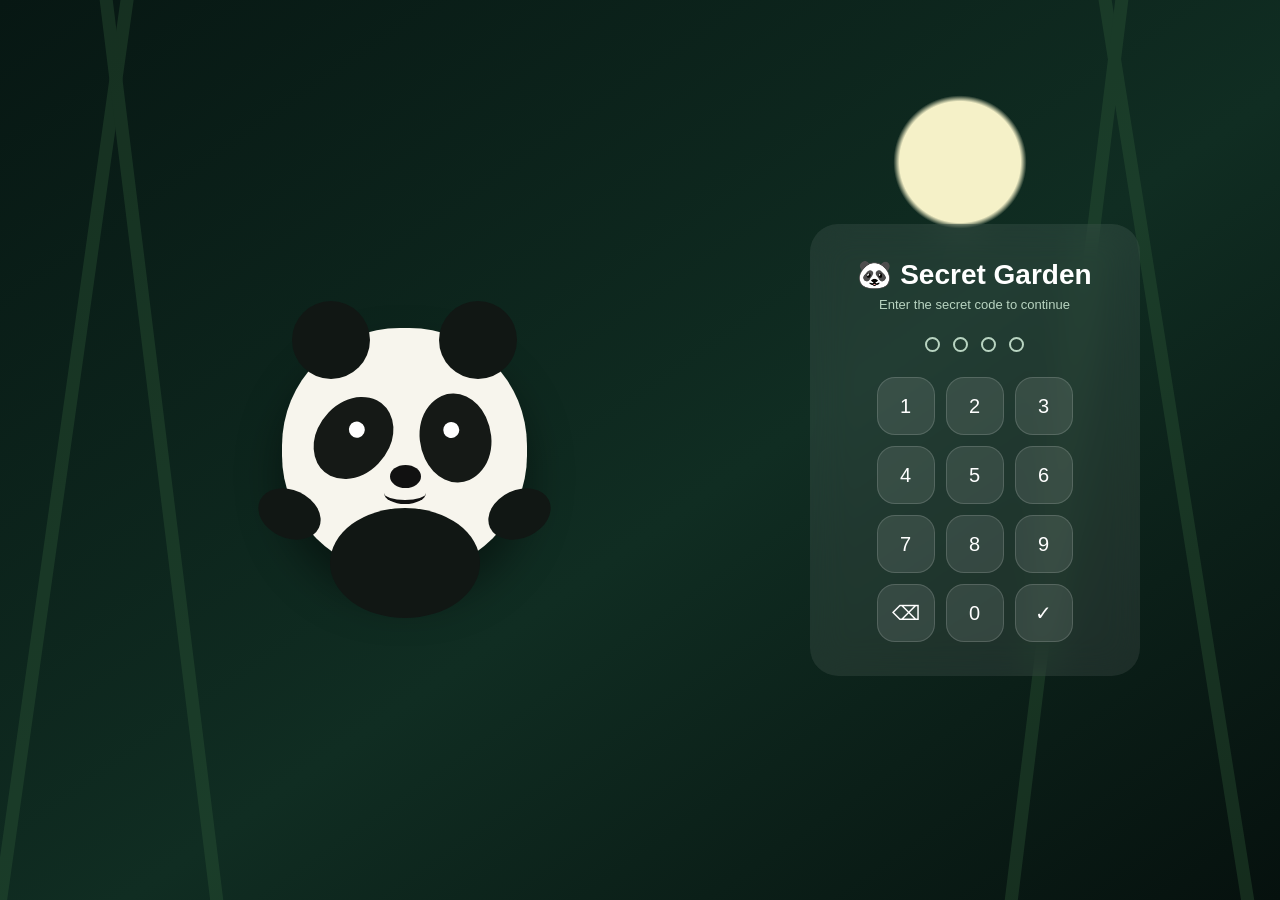
<file: index.html>
<!DOCTYPE html>
<html lang="en">
<head>
<meta charset="UTF-8">
<meta name="viewport" content="width=device-width, initial-scale=1.0">

<title>Moni's Birthday Surprise 💗</title>

<style>

*{
    margin:0;
    padding:0;
    box-sizing:border-box;
}

html,body{
    width:100%;
    height:100%;
    font-family:Arial,sans-serif;
}

body{
    overflow:hidden;
    background:#071713;
}

/* =========================
   COMMON SCREEN
========================= */

.screen{
    position:fixed;
    inset:0;
    display:none;
}

.screen.active{
    display:flex;
}


/* =========================
   PASSWORD SCREEN
========================= */

#passwordScreen{
    align-items:center;
    justify-content:center;
    background:
        radial-gradient(circle at 75% 18%,#f5f1c8 0 5%,transparent 5.5%),
        linear-gradient(145deg,#071713,#102d22 55%,#06110e);
    overflow:hidden;
}

.p-bamboo{
    position:absolute;
    inset:0;
    opacity:.35;
}

.p-bamboo span{
    position:absolute;
    width:13px;
    height:150%;
    background:#315d39;
    border-radius:20px;
    transform:rotate(8deg);
}

.p-bamboo span:nth-child(1){
    left:4%;
    top:-20%;
}

.p-bamboo span:nth-child(2){
    left:13%;
    top:-15%;
    transform:rotate(-7deg);
}

.p-bamboo span:nth-child(3){
    right:7%;
    top:-20%;
    transform:rotate(-9deg);
}

.p-bamboo span:nth-child(4){
    right:17%;
    top:-15%;
    transform:rotate(7deg);
}

.p-panel{
    position:relative;
    width:min(88%,1100px);
    height:min(78%,650px);
    display:flex;
    align-items:center;
    justify-content:space-around;
    gap:40px;
    z-index:2;
}

.panda-area{
    width:48%;
    display:flex;
    align-items:center;
    justify-content:center;
}

.panda{
    position:relative;
    width:245px;
    height:245px;
    background:#f7f5ed;
    border-radius:48%;
    box-shadow:0 25px 45px rgba(0,0,0,.45);
}

.panda .ear{
    position:absolute;
    width:78px;
    height:78px;
    background:#111714;
    border-radius:50%;
    top:-27px;
}

.panda .ear.left{
    left:10px;
}

.panda .ear.right{
    right:10px;
}

.panda .eye{
    position:absolute;
    width:73px;
    height:88px;
    background:#151916;
    border-radius:60% 45% 60% 45%;
    top:66px;
}

.panda .eye.left{
    left:35px;
    transform:rotate(25deg);
}

.panda .eye.right{
    right:35px;
    transform:rotate(-25deg);
}

.panda .eye:after{
    content:"";
    position:absolute;
    width:16px;
    height:16px;
    background:#fff;
    border-radius:50%;
    left:28px;
    top:27px;
}

.panda .nose{
    position:absolute;
    width:31px;
    height:23px;
    background:#111;
    border-radius:50%;
    left:calc(50% - 15px);
    top:137px;
}

.panda .mouth{
    position:absolute;
    width:42px;
    height:22px;
    border-bottom:4px solid #111;
    border-radius:50%;
    left:calc(50% - 21px);
    top:154px;
}

.panda .belly{
    position:absolute;
    width:150px;
    height:110px;
    background:#111714;
    border-radius:50%;
    bottom:-45px;
    left:calc(50% - 75px);
}

.panda .paw{
    position:absolute;
    width:65px;
    height:48px;
    background:#111714;
    border-radius:50%;
    bottom:35px;
}

.panda .paw.left{
    left:-25px;
    transform:rotate(25deg);
}

.panda .paw.right{
    right:-25px;
    transform:rotate(-25deg);
}

.p-login{
    width:330px;
    padding:34px 30px;
    border-radius:28px;
    background:rgba(255,255,255,.08);
    backdrop-filter:blur(18px);
    color:white;
    text-align:center;
}

.p-login h1{
    font-size:28px;
    margin-bottom:6px;
}

.p-login p{
    font-size:13px;
    color:#b8d4c1;
    margin-bottom:25px;
}

.p-dots{
    display:flex;
    justify-content:center;
    gap:13px;
    margin-bottom:25px;
}

.p-dot{
    width:15px;
    height:15px;
    border-radius:50%;
    border:2px solid #b8d4c1;
}

.p-dot.active{
    background:#b8d4c1;
}

.p-keypad{
    display:grid;
    grid-template-columns:repeat(3,58px);
    justify-content:center;
    gap:11px;
}

.p-key{
    height:58px;
    border-radius:18px;
    border:1px solid rgba(255,255,255,.15);
    background:rgba(255,255,255,.10);
    color:white;
    font-size:20px;
    cursor:pointer;
}

.p-overlay{
    position:absolute;
    inset:0;
    display:none;
    z-index:20;
    flex-direction:column;
    align-items:center;
    justify-content:center;
    text-align:center;
    color:white;
    background:radial-gradient(circle,#263f2d,#071713 65%);
}

.p-overlay.show{
    display:flex;
}

.p-overlay .emoji{
    font-size:80px;
    margin-bottom:15px;
}

.p-overlay h2{
    font-size:34px;
}

.p-overlay p{
    color:#a9c3b1;
    margin:8px 0 25px;
}

.p-retry{
    border:0;
    padding:12px 28px;
    border-radius:30px;
    background:#d7e8d4;
    color:#17331f;
    font-weight:bold;
}


/* =========================
   BIRTHDAY SCREEN
========================= */

#birthdayScreen{
    align-items:center;
    justify-content:center;
    background:#020006;
    overflow:hidden;
}

.rain{
    position:absolute;
    inset:0;
}

.drop{
    position:absolute;
    top:-160px;
    color:#ff4c9b;
    font-size:11px;
    line-height:17px;
    white-space:pre;
    opacity:.7;
    text-shadow:0 0 10px #ff197d;
    animation:rainFall linear infinite;
}

@keyframes rainFall{
    from{
        transform:translateY(-160px);
    }
    to{
        transform:translateY(115vh);
    }
}

.b-scene{
    position:relative;
    width:100%;
    height:100%;
    display:flex;
    justify-content:center;
    align-items:center;
}

.b-item{
    position:absolute;
    color:#ffe4f1;
    text-shadow:
        0 0 8px #fff,
        0 0 20px #ff78b8,
        0 0 45px #ff1a80;
    opacity:0;
    transform:scale(.25);
}

.b-number{
    font-size:105px;
    font-weight:bold;
}

.b-word{
    font-family:Georgia,serif;
    font-style:italic;
    font-size:clamp(45px,11vw,78px);
}

.b-one{
    animation:bCinema 2.8s forwards;
}

.b-two{
    animation:bCinema 2.8s 2.4s forwards;
}

.b-three{
    animation:bCinema 2.8s 4.8s forwards;
}

.b-happy{
    animation:bCinema 3s 7.2s forwards;
}

.b-birthday{
    animation:bCinema 3s 9.8s forwards;
}

@keyframes bCinema{

    0%{
        opacity:0;
        transform:scale(.25);
    }

    18%{
        opacity:1;
        transform:scale(1.12);
    }

    35%,72%{
        opacity:1;
        transform:scale(1);
    }

    100%{
        opacity:0;
        transform:scale(1.55);
    }
}


/* =========================
   ARROW SCREEN
========================= */

#arrowScreen{
    align-items:center;
    justify-content:center;
    background:#111;
    overflow:hidden;
    font-family:Georgia,serif;
}

.a-card{
    width:min(95vw,1100px);
    height:min(82dvh,700px);
    position:relative;
    overflow:hidden;
    border-radius:38px;
    background:
        radial-gradient(
            circle at 50% 30%,
            #ffd5e5,
            #fff0f5 35%,
            #fff8f5 70%
        );
}

.a-title{
    position:absolute;
    top:42px;
    left:50%;
    transform:translateX(-50%);
    color:#765e5e;
    font-size:22px;
    font-style:italic;
    z-index:10;
    white-space:nowrap;
}

.a-heart{
    position:absolute;
    left:50%;
    top:30%;
    transform:translate(-50%,-50%);
    font-size:105px;
    z-index:5;
    filter:
        drop-shadow(0 0 12px #ff75ac)
        drop-shadow(0 0 35px #ff75ac);
    animation:aHeart 3s infinite;
}

@keyframes aHeart{

    50%{
        transform:translate(-50%,-58%) scale(1.06);
    }
}

.a-hint{
    position:absolute;
    bottom:34px;
    left:50%;
    transform:translateX(-50%);
    color:#9b8585;
    letter-spacing:4px;
    font-size:11px;
    z-index:10;
}

.a-card svg{
    position:absolute;
    inset:0;
    width:100%;
    height:100%;
}

#arrowGraphic{
    filter:drop-shadow(0 4px 4px rgba(0,0,0,.25));
}

.a-hit{
    display:none;
    position:absolute;
    inset:0;
    background:radial-gradient(circle,#ffd0e1,#fff 65%);
    align-items:center;
    justify-content:center;
    flex-direction:column;
    text-align:center;
    z-index:100;
}

.a-hit.show{
    display:flex;
}

.a-hit h1{
    color:#ff4f96;
    font-size:clamp(42px,7vw,72px);
    margin-bottom:20px;
}

.a-hit p{
    color:#665;
    font-size:18px;
}


/* =========================
   DIARY SCREEN
========================= */

#diaryScreen{
    overflow:auto;
    align-items:center;
    justify-content:center;
    background:
        linear-gradient(
            135deg,
            #ffd6e8,
            #ffeef7,
            #e4d4ff
        );
    font-family:Georgia,serif;
}

.d-lotus{
    position:absolute;
    font-size:60px;
    opacity:.25;
    pointer-events:none;
}

.d1{
    top:3%;
    left:3%;
}

.d2{
    top:12%;
    right:5%;
}

.d3{
    bottom:8%;
    left:5%;
}

.d4{
    bottom:10%;
    right:6%;
}

.d-cover-wrap{
    width:100%;
    min-height:100%;
    display:flex;
    align-items:center;
    justify-content:center;
}

.d-cover{
    width:min(90vw,380px);
    height:520px;
    position:relative;
    overflow:hidden;
    cursor:pointer;
    border-radius:12px 25px 25px 12px;
    background:linear-gradient(145deg,#b83270,#e45d91);
    border:5px solid #f7c3d9;
    box-shadow:0 20px 45px rgba(0,0,0,.3);
}

.d-cover-content{
    position:absolute;
    inset:0;
    display:flex;
    flex-direction:column;
    justify-content:center;
    align-items:center;
    color:white;
    text-align:center;
}

.d-cover-heart{
    font-size:90px;
    animation:dBeat 1.5s infinite;
}

@keyframes dBeat{
    50%{
        transform:scale(1.2);
    }
}

.d-cover-content h1{
    font-size:30px;
}

.d-tap{
    margin-top:25px;
}

.d-area{
    display:none;
    width:100%;
    min-height:100%;
    flex-direction:column;
    justify-content:center;
    align-items:center;
    padding:20px 10px;
}

#diaryScreen.open .d-cover-wrap{
    display:none;
}

#diaryScreen.open .d-area{
    display:flex;
}

.d-heading{
    color:#a83d70;
    font-size:30px;
    margin-bottom:20px;
    text-align:center;
}


/* =========================
   DIARY
========================= */

.diary{
    width:min(94vw,650px);
    height:min(78vh,620px);
    perspective:1800px;
    position:relative;
}

.d-page{
    position:absolute;
    inset:0;
    background:#fffdf5;
    border-radius:8px 15px 15px 8px;
    box-shadow:0 10px 30px rgba(0,0,0,.25);
    padding:28px 25px;
    transform-origin:left center;
    transition:transform 1s ease;
    backface-visibility:hidden;
    border-left:8px solid #d58aa9;
    overflow:hidden;
}

.d-page:nth-child(1){
    z-index:8;
}

.d-page:nth-child(2){
    z-index:7;
}

.d-page:nth-child(3){
    z-index:6;
}

.d-page:nth-child(4){
    z-index:5;
}

.d-page:nth-child(5){
    z-index:4;
}

.d-page:nth-child(6){
    z-index:3;
}

.d-page:nth-child(7){
    z-index:2;
}

.d-page:nth-child(8){
    z-index:1;
}

.d-page.flipped{
    transform:rotateY(-180deg);
}

.d-num{
    text-align:right;
    color:#c27a99;
    font-size:13px;
}

.d-page h2{
    text-align:center;
    color:#b04478;
    font-size:27px;
    margin-top:5px;
}


/* ==================================================
   ⭐ IMPORTANT PHOTO SYSTEM ⭐
   PHOTO-KKU MATCH AAGURA FRAME
   NO CROP
   NO SIDE EMPTY SPACE INSIDE FRAME
================================================== */

.d-photo{
    /*
       Frame itself becomes the same size
       as the displayed photo.
    */
    display:inline-flex;

    align-items:center;
    justify-content:center;

    width:auto;
    height:auto;

    max-width:88%;
    max-height:390px;

    margin:18px auto;

    padding:0;

    background:#fff;

    border:8px solid #fff;

    border-radius:5px;

    box-shadow:
        0 5px 18px rgba(0,0,0,.25);

    overflow:hidden;
}


/*
   Parent center
*/
.d-page{
    text-align:center;
}


/*
   FULL PHOTO
   Height and width remain proportional.
*/
.d-photo img{

    display:block;

    width:auto;
    height:auto;

    max-width:100%;
    max-height:374px;

    object-fit:contain;

    /*
       IMPORTANT:
       No fixed width.
       No fixed height.
       So portrait photo remains portrait.
    */
}


/*
   Different photo shapes automatically work.
*/
.d-photo img[src$=".jpg"],
.d-photo img[src$=".jpeg"],
.d-photo img[src$=".png"],
.d-photo img[src$=".webp"]{
    object-position:center;
}


/* =========================
   TEXT
========================= */

.d-page p{
    color:#555;
    line-height:1.55;
    font-size:14px;
    margin:8px auto;
    max-width:570px;
}


/* =========================
   BUTTONS
========================= */

.d-buttons{
    margin-top:20px;
    display:flex;
    gap:15px;
}

.d-btn{
    border:none;
    padding:12px 25px;
    border-radius:25px;
    background:#d95b91;
    color:#fff;
    font-size:15px;
    cursor:pointer;
    box-shadow:0 5px 12px rgba(0,0,0,.2);
}

.d-btn:disabled{
    opacity:.4;
}


/* =========================
   FINAL LETTER
========================= */

#letterScreen{
    overflow:auto;
    align-items:center;
    justify-content:center;
    background:
        linear-gradient(
            135deg,
            #ff9a9e,
            #fad0c4,
            #d9a7ff
        );
}

.f-container{
    text-align:center;
}

.f-title{
    color:#fff;
    font-size:28px;
    margin-bottom:30px;
}

.envelope{
    width:300px;
    height:200px;
    position:relative;
    cursor:pointer;
    margin:auto;
}

.env-back{
    position:absolute;
    inset:0;
    background:#ff5f8f;
    border-radius:10px;
    box-shadow:0 15px 35px rgba(0,0,0,.25);
}

.env-flap{
    position:absolute;
    top:0;
    left:0;
    border-left:150px solid transparent;
    border-right:150px solid transparent;
    border-top:105px solid #ff78a0;
    z-index:4;
}

.env-front{
    position:absolute;
    bottom:0;
    left:0;
    border-left:150px solid transparent;
    border-right:150px solid transparent;
    border-bottom:105px solid #ff6b96;
    z-index:3;
}

.env-heart{
    position:absolute;
    left:50%;
    top:50%;
    transform:translate(-50%,-50%);
    font-size:55px;
    z-index:5;
}

.f-letter{
    display:none;
    max-width:700px;
    margin:25px auto;
    background:#fff;
    padding:35px;
    border-radius:20px;
    box-shadow:0 10px 35px rgba(0,0,0,.2);
}

.f-letter.open{
    display:block;
}

.f-container.hide{
    display:none;
}

.f-letter h1{
    text-align:center;
    color:#ff4f81;
    font-size:30px;
}

.f-name{
    text-align:center;
    color:#d94f8a;
    font-size:28px;
    font-weight:bold;
    margin:8px 0 20px;
}

.f-letter p{
    color:#444;
    font-size:17px;
    line-height:1.8;
    margin:14px 0;
}

.signature{
    text-align:center;
    color:#ff4f81!important;
    font-weight:bold;
}


/* =========================
   MOBILE
========================= */

@media(max-width:700px){

    .p-panel{
        width:100%;
        height:92%;
        flex-direction:column;
        gap:10px;
    }

    .panda-area{
        width:100%;
        height:40%;
    }

    .panda{
        width:175px;
        height:175px;
    }

    .panda .ear{
        width:55px;
        height:55px;
        top:-18px;
    }

    .panda .eye{
        width:53px;
        height:65px;
        top:47px;
    }

    .panda .eye.left{
        left:23px;
    }

    .panda .eye.right{
        right:23px;
    }

    .panda .eye:after{
        width:11px;
        height:11px;
        left:21px;
        top:20px;
    }

    .panda .nose{
        top:100px;
        width:23px;
        height:17px;
        left:calc(50% - 11px);
    }

    .panda .mouth{
        top:114px;
        width:32px;
        left:calc(50% - 16px);
    }

    .panda .belly{
        width:110px;
        height:80px;
        left:calc(50% - 55px);
        bottom:-32px;
    }

    .panda .paw{
        width:48px;
        height:36px;
    }

    .p-login{
        width:310px;
        padding:22px;
    }

    .a-card{
        width:94vw;
        height:78dvh;
        border-radius:28px;
    }

    .a-title{
        top:25px;
        font-size:17px;
    }

    .a-hint{
        bottom:24px;
        font-size:9px;
    }

    .diary{
        width:94vw;
        height:620px;
    }

    .d-page{
        padding:20px 12px;
    }

    .d-heading{
        font-size:24px;
    }

    /*
       Mobile portrait photo:
       full photo visible,
       frame follows photo.
    */
    .d-photo{
        max-width:92%;
        max-height:380px;
        border-width:6px;
        margin:14px auto;
    }

    .d-photo img{
        max-width:100%;
        max-height:368px;
    }

    .d-page h2{
        font-size:22px;
    }

    .d-page p{
        font-size:12.5px;
        line-height:1.45;
    }

    .d-buttons{
        margin-top:14px;
    }

    .d-btn{
        padding:10px 17px;
        font-size:13px;
    }

    .f-letter{
        margin:20px 14px;
        padding:22px;
    }

    .f-letter p{
        font-size:15px;
    }
}


/* VERY SMALL PHONES */

@media(max-width:400px){

    .diary{
        height:600px;
    }

    .d-photo{
        max-height:350px;
    }

    .d-photo img{
        max-height:338px;
    }

    .d-page p{
        font-size:12px;
    }

}

</style>
</head>


<body>
<audio id="bgMusic" loop>
    <source src="music.mp3" type="audio/mpeg">
</audio>

<!-- ==================================================
     1. PASSWORD
================================================== -->

<section id="passwordScreen" class="screen active">

    <div class="p-bamboo">
        <span></span>
        <span></span>
        <span></span>
        <span></span>
    </div>

    <div class="p-panel" id="passwordPanel">

        <div class="panda-area">

            <div class="panda">

                <div class="ear left"></div>
                <div class="ear right"></div>

                <div class="eye left"></div>
                <div class="eye right"></div>

                <div class="nose"></div>
                <div class="mouth"></div>
                <div class="belly"></div>

                <div class="paw left"></div>
                <div class="paw right"></div>

            </div>

        </div>


        <div class="p-login">

            <h1>🐼 Secret Garden</h1>

            <p>
                Enter the secret code to continue
            </p>

            <div class="p-dots">

                <span class="p-dot"></span>
                <span class="p-dot"></span>
                <span class="p-dot"></span>
                <span class="p-dot"></span>

            </div>


            <div class="p-keypad">

                <button class="p-key" onclick="pressPass(1)">1</button>
                <button class="p-key" onclick="pressPass(2)">2</button>
                <button class="p-key" onclick="pressPass(3)">3</button>

                <button class="p-key" onclick="pressPass(4)">4</button>
                <button class="p-key" onclick="pressPass(5)">5</button>
                <button class="p-key" onclick="pressPass(6)">6</button>

                <button class="p-key" onclick="pressPass(7)">7</button>
                <button class="p-key" onclick="pressPass(8)">8</button>
                <button class="p-key" onclick="pressPass(9)">9</button>

                <button class="p-key" onclick="clearPass()">⌫</button>
                <button class="p-key" onclick="pressPass(0)">0</button>
                <button class="p-key" onclick="checkPass()">✓</button>

            </div>

        </div>

    </div>


    <div class="p-overlay" id="wrongOverlay">

        <div class="emoji">🐼</div>

        <h2>Oops! Wrong Code</h2>

        <p>
            The panda is still keeping the secret 🤫
        </p>

        <button class="p-retry" onclick="retryPass()">
            TRY AGAIN
        </button>

    </div>

</section>



<!-- ==================================================
     2. BIRTHDAY COUNTDOWN
================================================== -->

<section id="birthdayScreen" class="screen">

    <div class="rain" id="rain"></div>

    <div class="b-scene">

        <div class="b-item b-number b-one">1</div>
        <div class="b-item b-number b-two">2</div>
        <div class="b-item b-number b-three">3</div>

        <div class="b-item b-word b-happy">
            Happy
        </div>

        <div class="b-item b-word b-birthday">
            Birthday
        </div>

    </div>

</section>



<!-- ==================================================
     3. ARROW
================================================== -->

<section id="arrowScreen" class="screen">

    <div class="a-card" id="arrowCard">

        <div class="a-title">
            a little something, for you
        </div>

        <div class="a-heart">
            ❤️
        </div>

        <div class="a-hint" id="arrowHint">
            TAP ANYWHERE ❤️
        </div>


        <svg
            viewBox="0 0 1200 800"
            preserveAspectRatio="xMidYMid meet"
        >

            <defs>

                <linearGradient id="wood">
                    <stop offset="0" stop-color="#6b351d"/>
                    <stop offset=".5" stop-color="#b76a3d"/>
                    <stop offset="1" stop-color="#5a2d1a"/>
                </linearGradient>

                <linearGradient id="shaft">
                    <stop offset="0" stop-color="#5a301f"/>
                    <stop offset=".6" stop-color="#b97949"/>
                    <stop offset="1" stop-color="#e6a96d"/>
                </linearGradient>

                <linearGradient id="gold">
                    <stop offset="0" stop-color="#d89a20"/>
                    <stop offset=".5" stop-color="#fff1a0"/>
                    <stop offset="1" stop-color="#bd7812"/>
                </linearGradient>

            </defs>


            <g transform="rotate(-42 220 560)">

                <path
                    d="M220 420 C105 470 105 650 220 700"
                    fill="none"
                    stroke="url(#wood)"
                    stroke-width="27"
                    stroke-linecap="round"
                />

                <rect
                    x="195"
                    y="515"
                    width="30"
                    height="90"
                    rx="12"
                    fill="#3b2119"
                />

                <path
                    d="M220 420 Q220 560 220 700"
                    fill="none"
                    stroke="#f7e7d5"
                    stroke-width="3"
                />

            </g>


            <g id="arrowGraphic">

                <line
                    x1="220"
                    y1="560"
                    x2="350"
                    y2="560"
                    stroke="url(#shaft)"
                    stroke-width="7"
                    stroke-linecap="round"
                />

                <polygon
                    points="350,560 322,546 328,560 322,574"
                    fill="url(#gold)"
                />

                <path
                    d="M225 560
                       C213 548 205 542 195 540
                       L202 557 Z"
                    fill="#ff5f91"
                />

                <path
                    d="M225 560
                       C213 572 205 578 195 580
                       L202 563 Z"
                    fill="#ff5f91"
                />

            </g>

        </svg>


        <div class="a-hit" id="arrowHit">

            <h1>
                Happy Birthday ❤️
            </h1>

            <p>
                The heart found its way.
                <br>
                Your little memory book is opening… ✨
            </p>

        </div>

    </div>

</section>



<!-- ==================================================
     4. DIARY
================================================== -->

<section id="diaryScreen" class="screen">

    <div class="d-lotus d1">🪷</div>
    <div class="d-lotus d2">🌸</div>
    <div class="d-lotus d3">🪷</div>
    <div class="d-lotus d4">🌸</div>


    <!-- COVER -->

    <div class="d-cover-wrap">

        <div class="d-cover" onclick="openDiary()">

            <div class="d-cover-content">

                <div class="d-cover-heart">
                    ❤️
                </div>

                <h1>
                    Memory Diary
                </h1>

                <div class="d-tap">
                    🪄 Tap to Open 🪄
                </div>

            </div>

        </div>

    </div>


    <!-- DIARY -->

    <div class="d-area">

        <div class="d-heading">
            🌸 Memory Diary 📖💗
        </div>


        <div class="diary">


            <!-- PAGE 1 -->

            <div class="d-page">

                <div class="d-num">
                    Page 1
                </div>

                <h2>
                    💗 A Little Memory 💗
                </h2>

                <div class="d-photo">
                    <img
                        src="photo1.jpg.jpeg"
                        alt="Memory 1"
                    >
                </div>

                <p>
                    Every beautiful story starts with
                    a smile. 🌸
                </p>

            </div>



            <!-- PAGE 2 -->

            <div class="d-page">

                <div class="d-num">
                    Page 2
                </div>

                <h2>
                    🌸 Beautiful Moment
                </h2>

                <div class="d-photo">
                    <img
                        src="photo2.jpg.jpeg"
                        alt="Memory 2"
                    >
                </div>

                <p>
                    Some moments may look simple,
                    but they become special memories. ✨
                </p>

            </div>



            <!-- PAGE 3 -->

            <div class="d-page">

                <div class="d-num">
                    Page 3
                </div>

                <h2>
                    🪷 That Smile
                </h2>

                <div class="d-photo">
                    <img
                        src="photo3.jpg.jpeg"
                        alt="Memory 3"
                    >
                </div>

                <p>
                    A smile can make an ordinary moment
                    feel special. 💕
                </p>

            </div>



            <!-- PAGE 4 -->

            <div class="d-page">

                <div class="d-num">
                    Page 4
                </div>

                <h2>
                    ✨ Special Memory
                </h2>

                <div class="d-photo">
                    <img
                        src="photo4.jpg.jpeg"
                        alt="Memory 4"
                    >
                </div>

                <p>
                    A memory that deserves a special
                    place in this diary. 💗
                </p>

            </div>



            <!-- PAGE 5 -->

            <div class="d-page">

                <div class="d-num">
                    Page 5
                </div>

                <h2>
                    🌷 More Memories
                </h2>

                <div class="d-photo">
                    <img
                        src="photo5.jpg.jpeg"
                        alt="Memory 5"
                    >
                </div>

                <p>
                    Keep collecting beautiful moments
                    wherever life takes you. 
                </p>

            </div>



            <!-- PAGE 6 -->

            <div class="d-page">

                <div class="d-num">
                    Page 6
                </div>

                <h2>
                    💖 Happy Moment
                </h2>

                <div class="d-photo">
                    <img
                        src="photo6.jpg.jpeg"
                        alt="Memory 6"
                    >
                </div>

                <p>
                    Happiness is made from little moments.
                    🫶
                </p>

            </div>



            <!-- PAGE 7 -->

            <div class="d-page">

                <div class="d-num">
                    Page 7
                </div>

                <h2>
                    🪷 Keep Smiling
                </h2>

                <div class="d-photo">
                    <img
                        src="photo7.jpg.jpeg"
                        alt="Memory 7"
                    >
                </div>

                <p>
                    Keep smiling and keep creating
                    beautiful moment kutty moni. 💫
                </p>

            </div>



            <!-- PAGE 8 -->

            <div class="d-page">

                <div class="d-num">
                    Page 8
                </div>

                <h2>
                    🎂 Happy Birthday Moni! 💗
                </h2>

                <div class="d-photo">
                    <img
                        src="photo8.jpg.jpeg"
                        alt="Memory 8"
                    >
                </div>

                <p>
                    May your future be filled with happiness,
                    success and beautiful memories. 🎉
                </p>

            </div>

        </div>


        <div class="d-buttons">

            <button
                class="d-btn"
                id="prevBtn"
                onclick="previousPage()"
                disabled
            >
                ← Previous
            </button>

            <button
                class="d-btn"
                id="nextBtn"
                onclick="nextPage()"
            >
                Next Page →
            </button>

        </div>

    </div>

</section>



<!-- ==================================================
     5. FINAL LETTER
================================================== -->

<section id="letterScreen" class="screen">

    <div class="f-container" id="finalEnvelope">

        <div class="f-title">
            💌 A Little Birthday Surprise 💌
        </div>

        <div
            class="envelope"
            onclick="openLetter()"
        >

            <div class="env-back"></div>
            <div class="env-flap"></div>
            <div class="env-front"></div>

            <div class="env-heart">
                💗
            </div>

        </div>

        <p style="color:white;margin-top:20px">
            👆 Tap the envelope to open 💌
        </p>

    </div>


    <div class="f-letter" id="finalLetter">

                <h1>
            🎂 Happy Birthday! 🎉
        </h1>

        <div class="f-name">
            Dear Moni 💗
        </div>

        <p>
            Hey Moni!! 💕
        </p>

        <p>
            First of all, onaku en heartfelt wishes. 🪄✨
        </p>

        <p>
            Nee un life-la today-la/ irundhu win pannitey irukanum. 🫶🏻💫
            Eppavum happy smile-oda, peaceful-aa, lots of good moments-oda irukanum.
            Nee aasa pattadhellam konjam konjam-aa nadakkanum. 🪄✨
        </p>

        <p>
            And nee 12th-la good mark score pannanuva. 🫶🏻💫
            Kandippa good college poguva.
        </p>

        <p>
            Nee daily bus-la porathu nalla safe-aa irukkanum 🤌🏻
            and daily correct time-ku sapdanum.
        </p>

        <p>
            Un surrounding-la eppavum good people irukkanum. 🫶🏻
        </p>

        <p>
            Sollanum-na innum neraya sollalam...
            one page-la mudikkanum-nu paakuren, athan ithoda stop pannikiren. 💌
        </p>

        <p>
            Intha birthday-la irundhu un kastam ellam poidum.
            Keep smiling always. 🪄✨😃
        </p>

        <p>
            Once again,
            <b>HAPPY BIRTHDAY MONI! 🎂❤️🎉</b>
        </p>

        <p class="signature">
            Always be happy, no matter what happens...
            <br>
            And never stop smiling. 😃💞💌
        </p>

    </div>

</section>



<script>
const music = document.getElementById("bgMusic");

document.addEventListener(
    "click",
    () => music.play(),
    { once: true }
);

/* ==================================================
   SCREEN
================================================== */

function showScreen(id){

    document
        .querySelectorAll(".screen")
        .forEach(
            s => s.classList.remove("active")
        );

    document
        .getElementById(id)
        .classList.add("active");
}



/* ==================================================
   PASSWORD
================================================== */

const PASSWORD = "3017";

let passInput = "";

const pDots =
    [...document.querySelectorAll(".p-dot")];


function pressPass(n){

    if(passInput.length >= 4){
        return;
    }

    passInput += n;

    updatePassDots();

    if(passInput.length === 4){

        setTimeout(
            checkPass,
            400
        );

    }

}


function updatePassDots(){

    pDots.forEach(
        (d,i) => {

            d.classList.toggle(
                "active",
                i < passInput.length
            );

        }
    );

}


function clearPass(){

    passInput = "";

    updatePassDots();

}


function checkPass(){

    if(passInput === PASSWORD){

        showScreen("birthdayScreen");

        startBirthday();
	document.getElementById("bgMusic").play();
    }
    else{

        document
            .getElementById("passwordPanel")
            .style.display = "none";

        document
            .getElementById("wrongOverlay")
            .classList.add("show");

    }

}


function retryPass(){

    passInput = "";

    updatePassDots();

    document
        .getElementById("wrongOverlay")
        .classList.remove("show");

    document
        .getElementById("passwordPanel")
        .style.display = "flex";

}



/* ==================================================
   BIRTHDAY
================================================== */

let birthdayStarted = false;


function startBirthday(){

    if(birthdayStarted){
        return;
    }

    birthdayStarted = true;

    const rain =
        document.getElementById("rain");

    const symbols =
`01
♡
♥
10
01
♡
♥`;

    for(let i=0;i<80;i++){

        const d =
            document.createElement("div");

        d.className = "drop";

        d.textContent = symbols;

        d.style.left =
            Math.random()*100 + "vw";

        d.style.animationDuration =
            (4.5 + Math.random()*5) + "s";

        d.style.animationDelay =
            (-Math.random()*8) + "s";

        rain.appendChild(d);

    }

    setTimeout(
        () => showScreen("arrowScreen"),
        13000
    );

}



/* ==================================================
   ARROW
================================================== */

const arrow =
    document.getElementById("arrowGraphic");

const arrowCard =
    document.getElementById("arrowCard");

const arrowHint =
    document.getElementById("arrowHint");

const arrowHit =
    document.getElementById("arrowHit");

const bx = 220;
const by = 560;

const heartX = 600;
const heartY = 220;

let ax = bx;
let ay = by;

let vx = 0;
let vy = 0;

let flying = false;
let arrowDone = false;


arrowCard.addEventListener(
    "pointerdown",
    function(e){

        if(flying || arrowDone){
            return;
        }

        e.preventDefault();

        launchArrow();

    },
    {
        passive:false
    }
);


function launchArrow(){

    ax = bx;
    ay = by;

    const dx =
        heartX - bx;

    const dy =
        heartY - by;

    const distance =
        Math.hypot(dx,dy);

    const speed = 5.2;

    vx =
        dx / distance * speed;

    vy =
        dy / distance * speed;

    flying = true;

    arrowHint.textContent = "❤️";

}


function resetArrow(){

    flying = false;

    ax = bx;
    ay = by;

    vx = 0;
    vy = 0;

    arrow.setAttribute(
        "transform",
        "translate(0 0)"
    );

    arrowHint.textContent =
        "TAP ANYWHERE ❤️";

}


function arrowLoop(){

    if(flying){

        ax += vx;
        ay += vy;

        vy += .006;

        const angle =
            Math.atan2(vy,vx) *
            180 /
            Math.PI;

        arrow.setAttribute(
            "transform",
            `translate(${ax-bx} ${ay-by})
             rotate(${angle} ${bx} ${by})`
        );


        const r =
            angle * Math.PI / 180;

        const tipX =
            ax + Math.cos(r)*130;

        const tipY =
            ay + Math.sin(r)*130;


        if(
            Math.hypot(
                tipX-heartX,
                tipY-heartY
            ) < 62
        ){

            flying = false;

            arrowDone = true;

            arrowHit.classList.add("show");

            setTimeout(
                () => showScreen("diaryScreen"),
                1700
            );

        }

    }

    requestAnimationFrame(arrowLoop);

}


resetArrow();

arrowLoop();



/* ==================================================
   DIARY
================================================== */

let currentPage = 0;

const pages =
    [...document.querySelectorAll(".d-page")];

const nextBtn =
    document.getElementById("nextBtn");

const prevBtn =
    document.getElementById("prevBtn");


function openDiary(){

    document
        .getElementById("diaryScreen")
        .classList.add("open");

}


function nextPage(){

    if(currentPage < pages.length-1){

        pages[currentPage]
            .classList.add("flipped");

        currentPage++;

        updateButtons();

    }
    else{

        showScreen("letterScreen");

    }

}


function previousPage(){

    if(currentPage > 0){

        currentPage--;

        pages[currentPage]
            .classList.remove("flipped");

        updateButtons();

    }

}


function updateButtons(){

    prevBtn.disabled =
        currentPage === 0;

    nextBtn.textContent =
        currentPage === pages.length-1
        ? "Open Final Letter →"
        : "Next Page →";

}


updateButtons();



/* ==================================================
   FINAL LETTER
================================================== */

function openLetter(){

    document
        .getElementById("finalEnvelope")
        .classList.add("hide");

    document
        .getElementById("finalLetter")
        .classList.add("open");

    document
        .getElementById("letterScreen")
        .style.alignItems = "flex-start";

}

</script>

</body>
</html>
</file>
